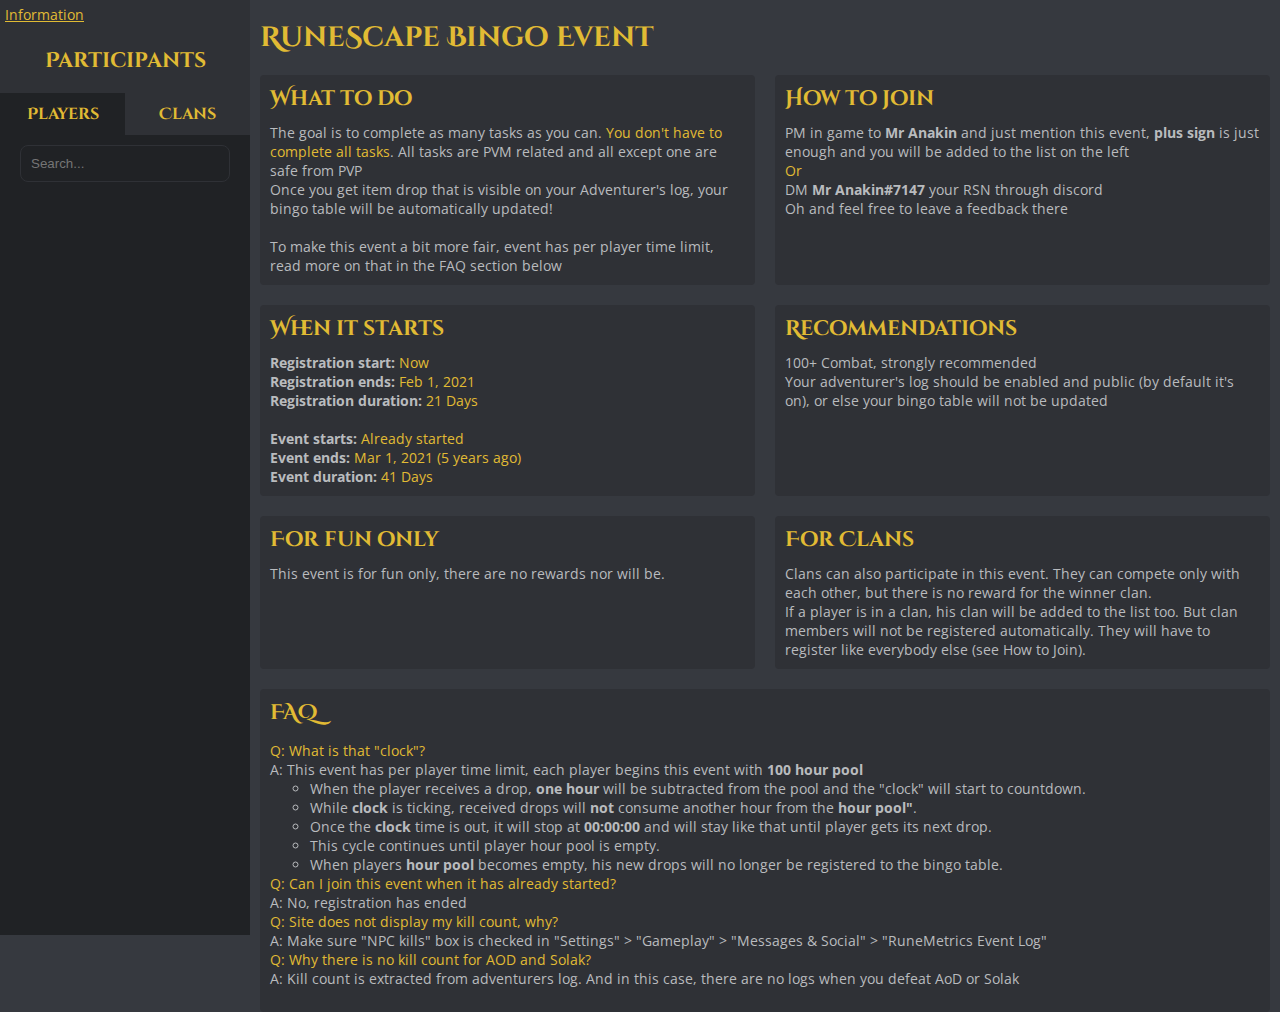
<file: index.html>
<!doctype html>
<html lang="en">
<head>
  <meta charset="utf-8">
  <title>RuneScape Bingo</title>
  <base href="/">
  <meta name="viewport" content="width=device-width, initial-scale=1.0, user-scalable=no">
  <link rel="stylesheet" href="https://fonts.googleapis.com/css?family=Cinzel+Decorative:bold,bolditalic|Open+Sans:bold,regular">
<link rel="stylesheet" href="styles.8e0ef4ead865b182ca5c.css"></head>
<body>
  <app-root></app-root>
  <!-- Global site tag (gtag.js) - Google Analytics -->
<script async="" src="https://www.googletagmanager.com/gtag/js?id=G-9QYZMDNPGJ"></script>
<script>
  window.dataLayer = window.dataLayer || [];
  function gtag(){dataLayer.push(arguments);}
  gtag('js', new Date());

  gtag('config', 'G-9QYZMDNPGJ');
</script>
<script src="runtime.7cb1582aa5bc9e3e4eb5.js" defer></script><script src="polyfills.8c151b8375e767ff858f.js" defer></script><script src="main.44e28ecc5c90a6db3ea6.js" defer></script></body>
</html>
</file>
<file: styles.8e0ef4ead865b182ca5c.css>
/* You can add global styles to this file, and also import other style files */
.form-control {
  display: block;
  width: 100%;
  height: calc(1.5em + 0.75rem + 2px);
  padding: 0.375rem 0.75rem;
  font-size: 1rem;
  font-weight: 400;
  line-height: 1.5;
  color: #495057;
  background-color: #fff;
  background-clip: padding-box;
  border: 1px solid #ced4da;
  border-radius: 0.25rem;
  transition: border-color 0.15s ease-in-out, box-shadow 0.15s ease-in-out;
}
@media (prefers-reduced-motion: reduce) {
  .form-control {
    transition: none;
  }
}
.form-control::-ms-expand {
  background-color: transparent;
  border: 0;
}
.form-control:-moz-focusring {
  color: transparent;
  text-shadow: 0 0 0 #495057;
}
.form-control:focus {
  color: #495057;
  background-color: #fff;
  border-color: #80bdff;
  outline: 0;
  box-shadow: 0 0 0 0.2rem rgba(0, 123, 255, 0.25);
}
.form-control::placeholder {
  color: #6c757d;
  opacity: 1;
}
.form-control:disabled, .form-control[readonly] {
  background-color: #e9ecef;
  opacity: 1;
}
input[type=date].form-control,
input[type=time].form-control,
input[type=datetime-local].form-control,
input[type=month].form-control {
  -webkit-appearance: none;
     -moz-appearance: none;
          appearance: none;
}
select.form-control:focus::-ms-value {
  color: #495057;
  background-color: #fff;
}
.form-control-file,
.form-control-range {
  display: block;
  width: 100%;
}
.col-form-label {
  padding-top: calc(0.375rem + 1px);
  padding-bottom: calc(0.375rem + 1px);
  margin-bottom: 0;
  font-size: inherit;
  line-height: 1.5;
}
.col-form-label-lg {
  padding-top: calc(0.5rem + 1px);
  padding-bottom: calc(0.5rem + 1px);
  font-size: 1.25rem;
  line-height: 1.5;
}
.col-form-label-sm {
  padding-top: calc(0.25rem + 1px);
  padding-bottom: calc(0.25rem + 1px);
  font-size: 0.875rem;
  line-height: 1.5;
}
.form-control-plaintext {
  display: block;
  width: 100%;
  padding: 0.375rem 0;
  margin-bottom: 0;
  font-size: 1rem;
  line-height: 1.5;
  color: #212529;
  background-color: transparent;
  border: solid transparent;
  border-width: 1px 0;
}
.form-control-plaintext.form-control-sm, .form-control-plaintext.form-control-lg {
  padding-right: 0;
  padding-left: 0;
}
.form-control-sm {
  height: calc(1.5em + 0.5rem + 2px);
  padding: 0.25rem 0.5rem;
  font-size: 0.875rem;
  line-height: 1.5;
  border-radius: 0.2rem;
}
.form-control-lg {
  height: calc(1.5em + 1rem + 2px);
  padding: 0.5rem 1rem;
  font-size: 1.25rem;
  line-height: 1.5;
  border-radius: 0.3rem;
}
select.form-control[size], select.form-control[multiple] {
  height: auto;
}
textarea.form-control {
  height: auto;
}
.form-group {
  margin-bottom: 1rem;
}
.form-text {
  display: block;
  margin-top: 0.25rem;
}
.form-row {
  display: flex;
  flex-wrap: wrap;
  margin-right: -5px;
  margin-left: -5px;
}
.form-row > .col,
.form-row > [class*=col-] {
  padding-right: 5px;
  padding-left: 5px;
}
.form-check {
  position: relative;
  display: block;
  padding-left: 1.25rem;
}
.form-check-input {
  position: absolute;
  margin-top: 0.3rem;
  margin-left: -1.25rem;
}
.form-check-input[disabled] ~ .form-check-label, .form-check-input:disabled ~ .form-check-label {
  color: #6c757d;
}
.form-check-label {
  margin-bottom: 0;
}
.form-check-inline {
  display: inline-flex;
  align-items: center;
  padding-left: 0;
  margin-right: 0.75rem;
}
.form-check-inline .form-check-input {
  position: static;
  margin-top: 0;
  margin-right: 0.3125rem;
  margin-left: 0;
}
.valid-feedback {
  display: none;
  width: 100%;
  margin-top: 0.25rem;
  font-size: 80%;
  color: #28a745;
}
.valid-tooltip {
  position: absolute;
  top: 100%;
  left: 0;
  z-index: 5;
  display: none;
  max-width: 100%;
  padding: 0.25rem 0.5rem;
  margin-top: 0.1rem;
  font-size: 0.875rem;
  line-height: 1.5;
  color: #fff;
  background-color: rgba(40, 167, 69, 0.9);
  border-radius: 0.25rem;
}
.was-validated :valid ~ .valid-feedback,
.was-validated :valid ~ .valid-tooltip,
.is-valid ~ .valid-feedback,
.is-valid ~ .valid-tooltip {
  display: block;
}
.was-validated .form-control:valid, .form-control.is-valid {
  border-color: #28a745;
  padding-right: calc(1.5em + 0.75rem);
  background-image: url("data:image/svg+xml,%3csvg xmlns='http://www.w3.org/2000/svg' width='8' height='8' viewBox='0 0 8 8'%3e%3cpath fill='%2328a745' d='M2.3 6.73L.6 4.53c-.4-1.04.46-1.4 1.1-.8l1.1 1.4 3.4-3.8c.6-.63 1.6-.27 1.2.7l-4 4.6c-.43.5-.8.4-1.1.1z'/%3e%3c/svg%3e");
  background-repeat: no-repeat;
  background-position: right calc(0.375em + 0.1875rem) center;
  background-size: calc(0.75em + 0.375rem) calc(0.75em + 0.375rem);
}
.was-validated .form-control:valid:focus, .form-control.is-valid:focus {
  border-color: #28a745;
  box-shadow: 0 0 0 0.2rem rgba(40, 167, 69, 0.25);
}
.was-validated textarea.form-control:valid, textarea.form-control.is-valid {
  padding-right: calc(1.5em + 0.75rem);
  background-position: top calc(0.375em + 0.1875rem) right calc(0.375em + 0.1875rem);
}
.was-validated .custom-select:valid, .custom-select.is-valid {
  border-color: #28a745;
  padding-right: calc(0.75em + 2.3125rem);
  background: url("data:image/svg+xml,%3csvg xmlns='http://www.w3.org/2000/svg' width='4' height='5' viewBox='0 0 4 5'%3e%3cpath fill='%23343a40' d='M2 0L0 2h4zm0 5L0 3h4z'/%3e%3c/svg%3e") no-repeat right 0.75rem center/8px 10px, url("data:image/svg+xml,%3csvg xmlns='http://www.w3.org/2000/svg' width='8' height='8' viewBox='0 0 8 8'%3e%3cpath fill='%2328a745' d='M2.3 6.73L.6 4.53c-.4-1.04.46-1.4 1.1-.8l1.1 1.4 3.4-3.8c.6-.63 1.6-.27 1.2.7l-4 4.6c-.43.5-.8.4-1.1.1z'/%3e%3c/svg%3e") #fff no-repeat center right 1.75rem/calc(0.75em + 0.375rem) calc(0.75em + 0.375rem);
}
.was-validated .custom-select:valid:focus, .custom-select.is-valid:focus {
  border-color: #28a745;
  box-shadow: 0 0 0 0.2rem rgba(40, 167, 69, 0.25);
}
.was-validated .form-check-input:valid ~ .form-check-label, .form-check-input.is-valid ~ .form-check-label {
  color: #28a745;
}
.was-validated .form-check-input:valid ~ .valid-feedback,
.was-validated .form-check-input:valid ~ .valid-tooltip, .form-check-input.is-valid ~ .valid-feedback,
.form-check-input.is-valid ~ .valid-tooltip {
  display: block;
}
.was-validated .custom-control-input:valid ~ .custom-control-label, .custom-control-input.is-valid ~ .custom-control-label {
  color: #28a745;
}
.was-validated .custom-control-input:valid ~ .custom-control-label::before, .custom-control-input.is-valid ~ .custom-control-label::before {
  border-color: #28a745;
}
.was-validated .custom-control-input:valid:checked ~ .custom-control-label::before, .custom-control-input.is-valid:checked ~ .custom-control-label::before {
  border-color: #34ce57;
  background-color: #34ce57;
}
.was-validated .custom-control-input:valid:focus ~ .custom-control-label::before, .custom-control-input.is-valid:focus ~ .custom-control-label::before {
  box-shadow: 0 0 0 0.2rem rgba(40, 167, 69, 0.25);
}
.was-validated .custom-control-input:valid:focus:not(:checked) ~ .custom-control-label::before, .custom-control-input.is-valid:focus:not(:checked) ~ .custom-control-label::before {
  border-color: #28a745;
}
.was-validated .custom-file-input:valid ~ .custom-file-label, .custom-file-input.is-valid ~ .custom-file-label {
  border-color: #28a745;
}
.was-validated .custom-file-input:valid:focus ~ .custom-file-label, .custom-file-input.is-valid:focus ~ .custom-file-label {
  border-color: #28a745;
  box-shadow: 0 0 0 0.2rem rgba(40, 167, 69, 0.25);
}
.invalid-feedback {
  display: none;
  width: 100%;
  margin-top: 0.25rem;
  font-size: 80%;
  color: #dc3545;
}
.invalid-tooltip {
  position: absolute;
  top: 100%;
  left: 0;
  z-index: 5;
  display: none;
  max-width: 100%;
  padding: 0.25rem 0.5rem;
  margin-top: 0.1rem;
  font-size: 0.875rem;
  line-height: 1.5;
  color: #fff;
  background-color: rgba(220, 53, 69, 0.9);
  border-radius: 0.25rem;
}
.was-validated :invalid ~ .invalid-feedback,
.was-validated :invalid ~ .invalid-tooltip,
.is-invalid ~ .invalid-feedback,
.is-invalid ~ .invalid-tooltip {
  display: block;
}
.was-validated .form-control:invalid, .form-control.is-invalid {
  border-color: #dc3545;
  padding-right: calc(1.5em + 0.75rem);
  background-image: url("data:image/svg+xml,%3csvg xmlns='http://www.w3.org/2000/svg' width='12' height='12' fill='none' stroke='%23dc3545' viewBox='0 0 12 12'%3e%3ccircle cx='6' cy='6' r='4.5'/%3e%3cpath stroke-linejoin='round' d='M5.8 3.6h.4L6 6.5z'/%3e%3ccircle cx='6' cy='8.2' r='.6' fill='%23dc3545' stroke='none'/%3e%3c/svg%3e");
  background-repeat: no-repeat;
  background-position: right calc(0.375em + 0.1875rem) center;
  background-size: calc(0.75em + 0.375rem) calc(0.75em + 0.375rem);
}
.was-validated .form-control:invalid:focus, .form-control.is-invalid:focus {
  border-color: #dc3545;
  box-shadow: 0 0 0 0.2rem rgba(220, 53, 69, 0.25);
}
.was-validated textarea.form-control:invalid, textarea.form-control.is-invalid {
  padding-right: calc(1.5em + 0.75rem);
  background-position: top calc(0.375em + 0.1875rem) right calc(0.375em + 0.1875rem);
}
.was-validated .custom-select:invalid, .custom-select.is-invalid {
  border-color: #dc3545;
  padding-right: calc(0.75em + 2.3125rem);
  background: url("data:image/svg+xml,%3csvg xmlns='http://www.w3.org/2000/svg' width='4' height='5' viewBox='0 0 4 5'%3e%3cpath fill='%23343a40' d='M2 0L0 2h4zm0 5L0 3h4z'/%3e%3c/svg%3e") no-repeat right 0.75rem center/8px 10px, url("data:image/svg+xml,%3csvg xmlns='http://www.w3.org/2000/svg' width='12' height='12' fill='none' stroke='%23dc3545' viewBox='0 0 12 12'%3e%3ccircle cx='6' cy='6' r='4.5'/%3e%3cpath stroke-linejoin='round' d='M5.8 3.6h.4L6 6.5z'/%3e%3ccircle cx='6' cy='8.2' r='.6' fill='%23dc3545' stroke='none'/%3e%3c/svg%3e") #fff no-repeat center right 1.75rem/calc(0.75em + 0.375rem) calc(0.75em + 0.375rem);
}
.was-validated .custom-select:invalid:focus, .custom-select.is-invalid:focus {
  border-color: #dc3545;
  box-shadow: 0 0 0 0.2rem rgba(220, 53, 69, 0.25);
}
.was-validated .form-check-input:invalid ~ .form-check-label, .form-check-input.is-invalid ~ .form-check-label {
  color: #dc3545;
}
.was-validated .form-check-input:invalid ~ .invalid-feedback,
.was-validated .form-check-input:invalid ~ .invalid-tooltip, .form-check-input.is-invalid ~ .invalid-feedback,
.form-check-input.is-invalid ~ .invalid-tooltip {
  display: block;
}
.was-validated .custom-control-input:invalid ~ .custom-control-label, .custom-control-input.is-invalid ~ .custom-control-label {
  color: #dc3545;
}
.was-validated .custom-control-input:invalid ~ .custom-control-label::before, .custom-control-input.is-invalid ~ .custom-control-label::before {
  border-color: #dc3545;
}
.was-validated .custom-control-input:invalid:checked ~ .custom-control-label::before, .custom-control-input.is-invalid:checked ~ .custom-control-label::before {
  border-color: #e4606d;
  background-color: #e4606d;
}
.was-validated .custom-control-input:invalid:focus ~ .custom-control-label::before, .custom-control-input.is-invalid:focus ~ .custom-control-label::before {
  box-shadow: 0 0 0 0.2rem rgba(220, 53, 69, 0.25);
}
.was-validated .custom-control-input:invalid:focus:not(:checked) ~ .custom-control-label::before, .custom-control-input.is-invalid:focus:not(:checked) ~ .custom-control-label::before {
  border-color: #dc3545;
}
.was-validated .custom-file-input:invalid ~ .custom-file-label, .custom-file-input.is-invalid ~ .custom-file-label {
  border-color: #dc3545;
}
.was-validated .custom-file-input:invalid:focus ~ .custom-file-label, .custom-file-input.is-invalid:focus ~ .custom-file-label {
  border-color: #dc3545;
  box-shadow: 0 0 0 0.2rem rgba(220, 53, 69, 0.25);
}
.form-inline {
  display: flex;
  flex-flow: row wrap;
  align-items: center;
}
.form-inline .form-check {
  width: 100%;
}
@media (min-width: 576px) {
  .form-inline label {
    display: flex;
    align-items: center;
    justify-content: center;
    margin-bottom: 0;
  }
  .form-inline .form-group {
    display: flex;
    flex: 0 0 auto;
    flex-flow: row wrap;
    align-items: center;
    margin-bottom: 0;
  }
  .form-inline .form-control {
    display: inline-block;
    width: auto;
    vertical-align: middle;
  }
  .form-inline .form-control-plaintext {
    display: inline-block;
  }
  .form-inline .input-group,
.form-inline .custom-select {
    width: auto;
  }
  .form-inline .form-check {
    display: flex;
    align-items: center;
    justify-content: center;
    width: auto;
    padding-left: 0;
  }
  .form-inline .form-check-input {
    position: relative;
    flex-shrink: 0;
    margin-top: 0;
    margin-right: 0.25rem;
    margin-left: 0;
  }
  .form-inline .custom-control {
    align-items: center;
    justify-content: center;
  }
  .form-inline .custom-control-label {
    margin-bottom: 0;
  }
}
.dropup,
.dropright,
.dropdown,
.dropleft {
  position: relative;
}
.dropdown-toggle {
  white-space: nowrap;
}
.dropdown-toggle::after {
  display: inline-block;
  margin-left: 0.255em;
  vertical-align: 0.255em;
  content: "";
  border-top: 0.3em solid;
  border-right: 0.3em solid transparent;
  border-bottom: 0;
  border-left: 0.3em solid transparent;
}
.dropdown-toggle:empty::after {
  margin-left: 0;
}
.dropdown-menu {
  position: absolute;
  top: 100%;
  left: 0;
  z-index: 1000;
  display: none;
  float: left;
  min-width: 10rem;
  padding: 0.5rem 0;
  margin: 0.125rem 0 0;
  font-size: 1rem;
  color: #212529;
  text-align: left;
  list-style: none;
  background-color: #fff;
  background-clip: padding-box;
  border: 1px solid rgba(0, 0, 0, 0.15);
  border-radius: 0.25rem;
}
.dropdown-menu-left {
  right: auto;
  left: 0;
}
.dropdown-menu-right {
  right: 0;
  left: auto;
}
@media (min-width: 576px) {
  .dropdown-menu-sm-left {
    right: auto;
    left: 0;
  }

  .dropdown-menu-sm-right {
    right: 0;
    left: auto;
  }
}
@media (min-width: 768px) {
  .dropdown-menu-md-left {
    right: auto;
    left: 0;
  }

  .dropdown-menu-md-right {
    right: 0;
    left: auto;
  }
}
@media (min-width: 992px) {
  .dropdown-menu-lg-left {
    right: auto;
    left: 0;
  }

  .dropdown-menu-lg-right {
    right: 0;
    left: auto;
  }
}
@media (min-width: 1200px) {
  .dropdown-menu-xl-left {
    right: auto;
    left: 0;
  }

  .dropdown-menu-xl-right {
    right: 0;
    left: auto;
  }
}
.dropup .dropdown-menu {
  top: auto;
  bottom: 100%;
  margin-top: 0;
  margin-bottom: 0.125rem;
}
.dropup .dropdown-toggle::after {
  display: inline-block;
  margin-left: 0.255em;
  vertical-align: 0.255em;
  content: "";
  border-top: 0;
  border-right: 0.3em solid transparent;
  border-bottom: 0.3em solid;
  border-left: 0.3em solid transparent;
}
.dropup .dropdown-toggle:empty::after {
  margin-left: 0;
}
.dropright .dropdown-menu {
  top: 0;
  right: auto;
  left: 100%;
  margin-top: 0;
  margin-left: 0.125rem;
}
.dropright .dropdown-toggle::after {
  display: inline-block;
  margin-left: 0.255em;
  vertical-align: 0.255em;
  content: "";
  border-top: 0.3em solid transparent;
  border-right: 0;
  border-bottom: 0.3em solid transparent;
  border-left: 0.3em solid;
}
.dropright .dropdown-toggle:empty::after {
  margin-left: 0;
}
.dropright .dropdown-toggle::after {
  vertical-align: 0;
}
.dropleft .dropdown-menu {
  top: 0;
  right: 100%;
  left: auto;
  margin-top: 0;
  margin-right: 0.125rem;
}
.dropleft .dropdown-toggle::after {
  display: inline-block;
  margin-left: 0.255em;
  vertical-align: 0.255em;
  content: "";
}
.dropleft .dropdown-toggle::after {
  display: none;
}
.dropleft .dropdown-toggle::before {
  display: inline-block;
  margin-right: 0.255em;
  vertical-align: 0.255em;
  content: "";
  border-top: 0.3em solid transparent;
  border-right: 0.3em solid;
  border-bottom: 0.3em solid transparent;
}
.dropleft .dropdown-toggle:empty::after {
  margin-left: 0;
}
.dropleft .dropdown-toggle::before {
  vertical-align: 0;
}
.dropdown-menu[x-placement^=top], .dropdown-menu[x-placement^=right], .dropdown-menu[x-placement^=bottom], .dropdown-menu[x-placement^=left] {
  right: auto;
  bottom: auto;
}
.dropdown-divider {
  height: 0;
  margin: 0.5rem 0;
  overflow: hidden;
  border-top: 1px solid #e9ecef;
}
.dropdown-item {
  display: block;
  width: 100%;
  padding: 0.25rem 1.5rem;
  clear: both;
  font-weight: 400;
  color: #212529;
  text-align: inherit;
  white-space: nowrap;
  background-color: transparent;
  border: 0;
}
.dropdown-item:hover, .dropdown-item:focus {
  color: #16181b;
  text-decoration: none;
  background-color: #f8f9fa;
}
.dropdown-item.active, .dropdown-item:active {
  color: #fff;
  text-decoration: none;
  background-color: #007bff;
}
.dropdown-item.disabled, .dropdown-item:disabled {
  color: #6c757d;
  pointer-events: none;
  background-color: transparent;
}
.dropdown-menu.show {
  display: block;
}
.dropdown-header {
  display: block;
  padding: 0.5rem 1.5rem;
  margin-bottom: 0;
  font-size: 0.875rem;
  color: #6c757d;
  white-space: nowrap;
}
.dropdown-item-text {
  display: block;
  padding: 0.25rem 1.5rem;
  color: #212529;
}
.modal-open {
  overflow: hidden;
}
.modal-open .modal {
  overflow-x: hidden;
  overflow-y: auto;
}
.modal {
  position: fixed;
  top: 0;
  left: 0;
  z-index: 1050;
  display: none;
  width: 100%;
  height: 100%;
  overflow: hidden;
  outline: 0;
}
.modal-dialog {
  position: relative;
  width: auto;
  margin: 0.5rem;
  pointer-events: none;
}
.modal.fade .modal-dialog {
  transition: transform 0.3s ease-out;
  transform: translate(0, -50px);
}
@media (prefers-reduced-motion: reduce) {
  .modal.fade .modal-dialog {
    transition: none;
  }
}
.modal.show .modal-dialog {
  transform: none;
}
.modal.modal-static .modal-dialog {
  transform: scale(1.02);
}
.modal-dialog-scrollable {
  display: flex;
  max-height: calc(100% - 1rem);
}
.modal-dialog-scrollable .modal-content {
  max-height: calc(100vh - 1rem);
  overflow: hidden;
}
.modal-dialog-scrollable .modal-header,
.modal-dialog-scrollable .modal-footer {
  flex-shrink: 0;
}
.modal-dialog-scrollable .modal-body {
  overflow-y: auto;
}
.modal-dialog-centered {
  display: flex;
  align-items: center;
  min-height: calc(100% - 1rem);
}
.modal-dialog-centered::before {
  display: block;
  height: calc(100vh - 1rem);
  height: -webkit-min-content;
  height: min-content;
  content: "";
}
.modal-dialog-centered.modal-dialog-scrollable {
  flex-direction: column;
  justify-content: center;
  height: 100%;
}
.modal-dialog-centered.modal-dialog-scrollable .modal-content {
  max-height: none;
}
.modal-dialog-centered.modal-dialog-scrollable::before {
  content: none;
}
.modal-content {
  position: relative;
  display: flex;
  flex-direction: column;
  width: 100%;
  pointer-events: auto;
  background-color: #fff;
  background-clip: padding-box;
  border: 1px solid rgba(0, 0, 0, 0.2);
  border-radius: 0.3rem;
  outline: 0;
}
.modal-backdrop {
  position: fixed;
  top: 0;
  left: 0;
  z-index: 1040;
  width: 100vw;
  height: 100vh;
  background-color: #000;
}
.modal-backdrop.fade {
  opacity: 0;
}
.modal-backdrop.show {
  opacity: 0.5;
}
.modal-header {
  display: flex;
  align-items: flex-start;
  justify-content: space-between;
  padding: 1rem 1rem;
  border-bottom: 1px solid #dee2e6;
  border-top-left-radius: calc(0.3rem - 1px);
  border-top-right-radius: calc(0.3rem - 1px);
}
.modal-header .close {
  padding: 1rem 1rem;
  margin: -1rem -1rem -1rem auto;
}
.modal-title {
  margin-bottom: 0;
  line-height: 1.5;
}
.modal-body {
  position: relative;
  flex: 1 1 auto;
  padding: 1rem;
}
.modal-footer {
  display: flex;
  flex-wrap: wrap;
  align-items: center;
  justify-content: flex-end;
  padding: 0.75rem;
  border-top: 1px solid #dee2e6;
  border-bottom-right-radius: calc(0.3rem - 1px);
  border-bottom-left-radius: calc(0.3rem - 1px);
}
.modal-footer > * {
  margin: 0.25rem;
}
.modal-scrollbar-measure {
  position: absolute;
  top: -9999px;
  width: 50px;
  height: 50px;
  overflow: scroll;
}
@media (min-width: 576px) {
  .modal-dialog {
    max-width: 500px;
    margin: 1.75rem auto;
  }

  .modal-dialog-scrollable {
    max-height: calc(100% - 3.5rem);
  }
  .modal-dialog-scrollable .modal-content {
    max-height: calc(100vh - 3.5rem);
  }

  .modal-dialog-centered {
    min-height: calc(100% - 3.5rem);
  }
  .modal-dialog-centered::before {
    height: calc(100vh - 3.5rem);
    height: -webkit-min-content;
    height: min-content;
  }

  .modal-sm {
    max-width: 300px;
  }
}
@media (min-width: 992px) {
  .modal-lg,
.modal-xl {
    max-width: 800px;
  }
}
@media (min-width: 1200px) {
  .modal-xl {
    max-width: 1140px;
  }
}
.tooltip {
  position: absolute;
  z-index: 1070;
  display: block;
  margin: 0;
  font-family: -apple-system, BlinkMacSystemFont, "Segoe UI", Roboto, "Helvetica Neue", Arial, "Noto Sans", sans-serif, "Apple Color Emoji", "Segoe UI Emoji", "Segoe UI Symbol", "Noto Color Emoji";
  font-style: normal;
  font-weight: 400;
  line-height: 1.5;
  text-align: left;
  text-align: start;
  text-decoration: none;
  text-shadow: none;
  text-transform: none;
  letter-spacing: normal;
  word-break: normal;
  word-spacing: normal;
  white-space: normal;
  line-break: auto;
  font-size: 0.875rem;
  word-wrap: break-word;
  opacity: 0;
}
.tooltip.show {
  opacity: 0.9;
}
.tooltip .arrow {
  position: absolute;
  display: block;
  width: 0.8rem;
  height: 0.4rem;
}
.tooltip .arrow::before {
  position: absolute;
  content: "";
  border-color: transparent;
  border-style: solid;
}
.bs-tooltip-top, .bs-tooltip-auto[x-placement^=top] {
  padding: 0.4rem 0;
}
.bs-tooltip-top .arrow, .bs-tooltip-auto[x-placement^=top] .arrow {
  bottom: 0;
}
.bs-tooltip-top .arrow::before, .bs-tooltip-auto[x-placement^=top] .arrow::before {
  top: 0;
  border-width: 0.4rem 0.4rem 0;
  border-top-color: #000;
}
.bs-tooltip-right, .bs-tooltip-auto[x-placement^=right] {
  padding: 0 0.4rem;
}
.bs-tooltip-right .arrow, .bs-tooltip-auto[x-placement^=right] .arrow {
  left: 0;
  width: 0.4rem;
  height: 0.8rem;
}
.bs-tooltip-right .arrow::before, .bs-tooltip-auto[x-placement^=right] .arrow::before {
  right: 0;
  border-width: 0.4rem 0.4rem 0.4rem 0;
  border-right-color: #000;
}
.bs-tooltip-bottom, .bs-tooltip-auto[x-placement^=bottom] {
  padding: 0.4rem 0;
}
.bs-tooltip-bottom .arrow, .bs-tooltip-auto[x-placement^=bottom] .arrow {
  top: 0;
}
.bs-tooltip-bottom .arrow::before, .bs-tooltip-auto[x-placement^=bottom] .arrow::before {
  bottom: 0;
  border-width: 0 0.4rem 0.4rem;
  border-bottom-color: #000;
}
.bs-tooltip-left, .bs-tooltip-auto[x-placement^=left] {
  padding: 0 0.4rem;
}
.bs-tooltip-left .arrow, .bs-tooltip-auto[x-placement^=left] .arrow {
  right: 0;
  width: 0.4rem;
  height: 0.8rem;
}
.bs-tooltip-left .arrow::before, .bs-tooltip-auto[x-placement^=left] .arrow::before {
  left: 0;
  border-width: 0.4rem 0 0.4rem 0.4rem;
  border-left-color: #000;
}
.tooltip-inner {
  max-width: 200px;
  padding: 0.25rem 0.5rem;
  color: #fff;
  text-align: center;
  background-color: #000;
  border-radius: 0.25rem;
}
:root {
  --color-title: #e1bb34;
  --color-primary: #36393f;
  --color-secondary: #2f3136;
  --color-tertiary: #202225;
  --color-hover: #2c2e30;
  --color-text: #b9bbbe;
}
* {
  box-sizing: border-box;
}
a {
  color: var(--color-title);
}
a:hover {
  color: #a18726;
}
img.contain {
  object-fit: contain;
}
html,
body {
  height: 100%;
  min-height: 935px;
  margin: 0;
  background-color: var(--color-primary);
  font-family: "Open Sans", Helvetica, Arial, sans-serif;
  font-size: 14px;
  color: var(--color-text);
  overscroll-behavior-y: none;
}
::-webkit-scrollbar {
  width: 8px;
  height: 8px;
}
::-webkit-scrollbar-button {
  background-color: #666;
}
::-webkit-scrollbar-track {
  background-color: #646464;
}
::-webkit-scrollbar-track-piece {
  background-color: #000;
}
::-webkit-scrollbar-thumb {
  height: 50px;
  background-color: #666;
  border-radius: 3px;
}
::-webkit-scrollbar-corner {
  background-color: #646464;
}
::-webkit-resizer {
  background-color: #666;
}
h1,
h2,
h3,
h4 {
  color: var(--color-title);
  font-family: "Cinzel Decorative";
  font-weight: 700;
}
input {
  background-color: var(--color-tertiary);
  border: 1px solid var(--color-secondary);
  padding: 10px;
  border-radius: 8px;
  color: var(--color-text);
}
.modal {
  z-index: 99999;
}
.modal-content {
  background-color: var(--color-primary);
}
.modal-header,
.modal-footer {
  background-color: var(--color-secondary);
  border-color: var(--color-tertiary);
}
.modal-header h4,
.modal-footer h4 {
  margin: 0;
}
.modal-header .close,
.modal-footer .close {
  background: none;
  border: none;
  font-size: 20px;
  color: var(--color-text);
}
button {
  cursor: pointer;
}
button:disabled {
  cursor: not-allowed;
}
.sm {
  font-size: 11px;
}
</file>
